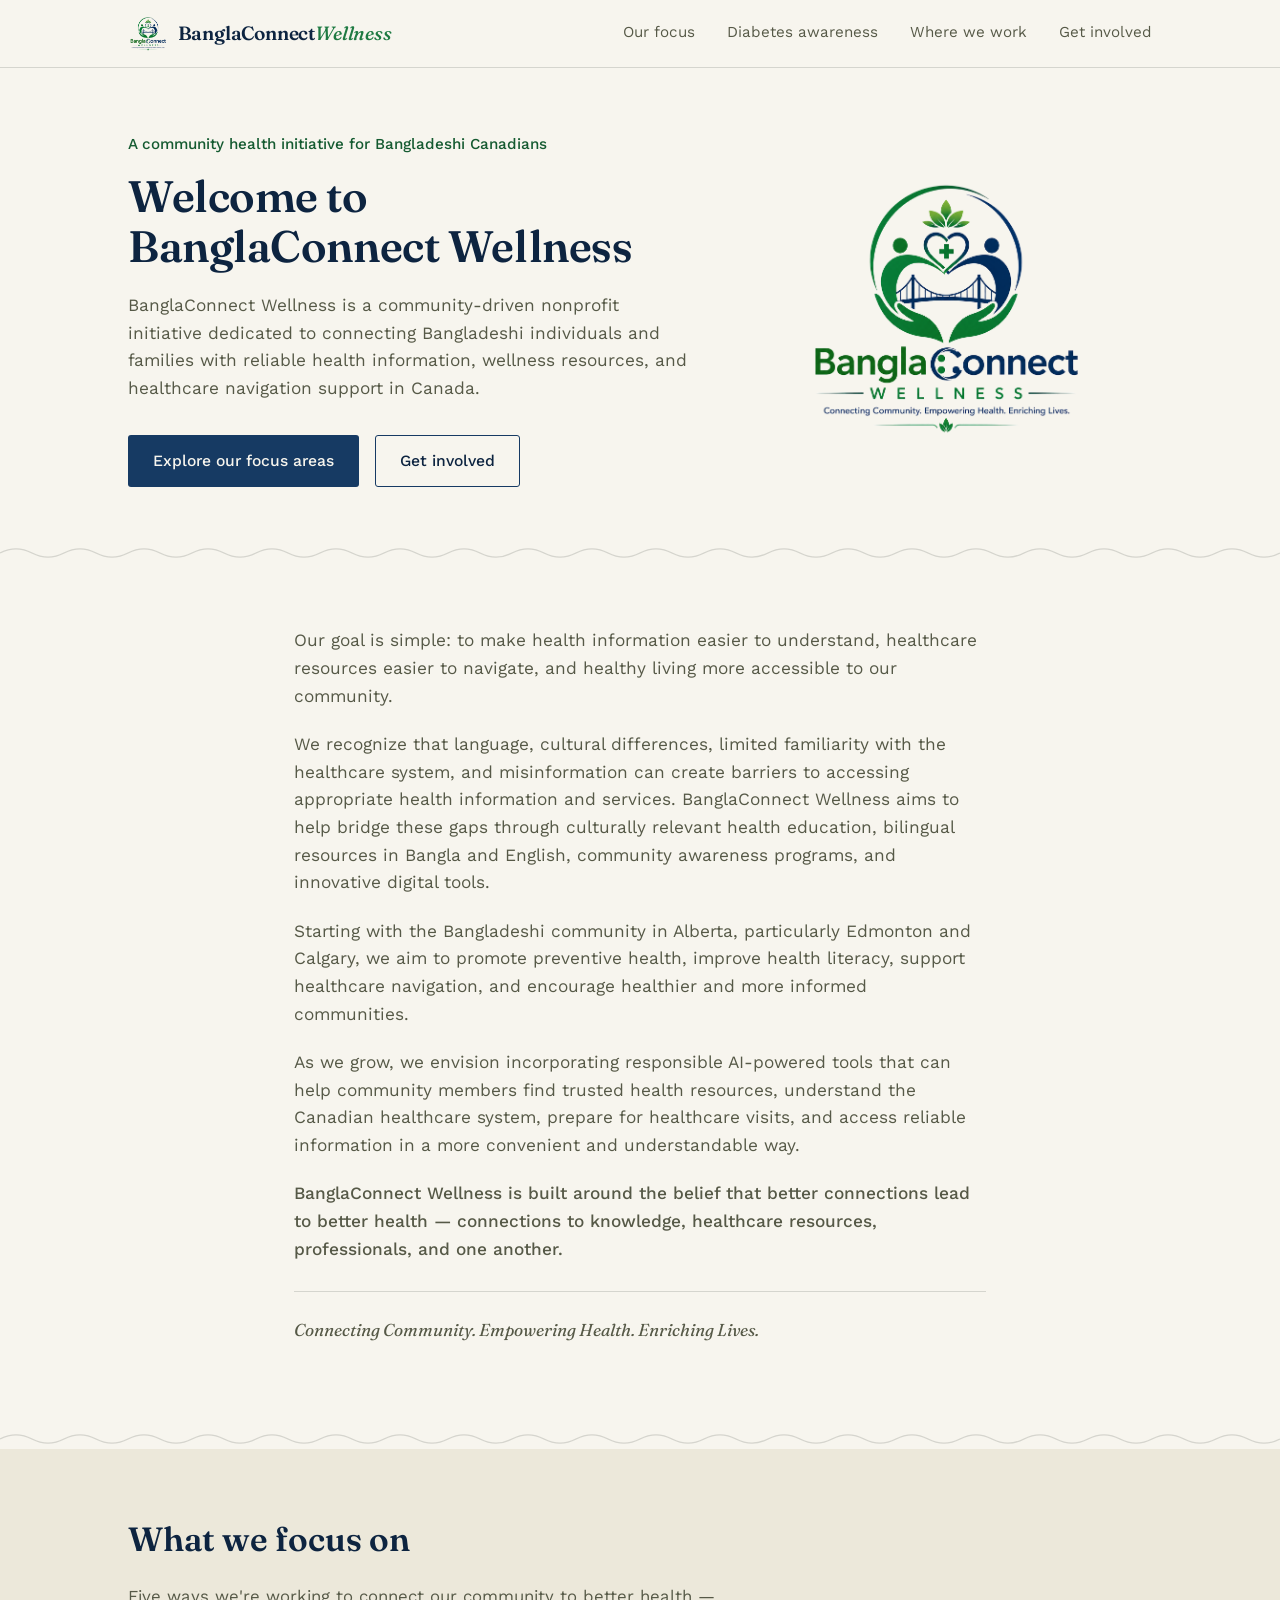
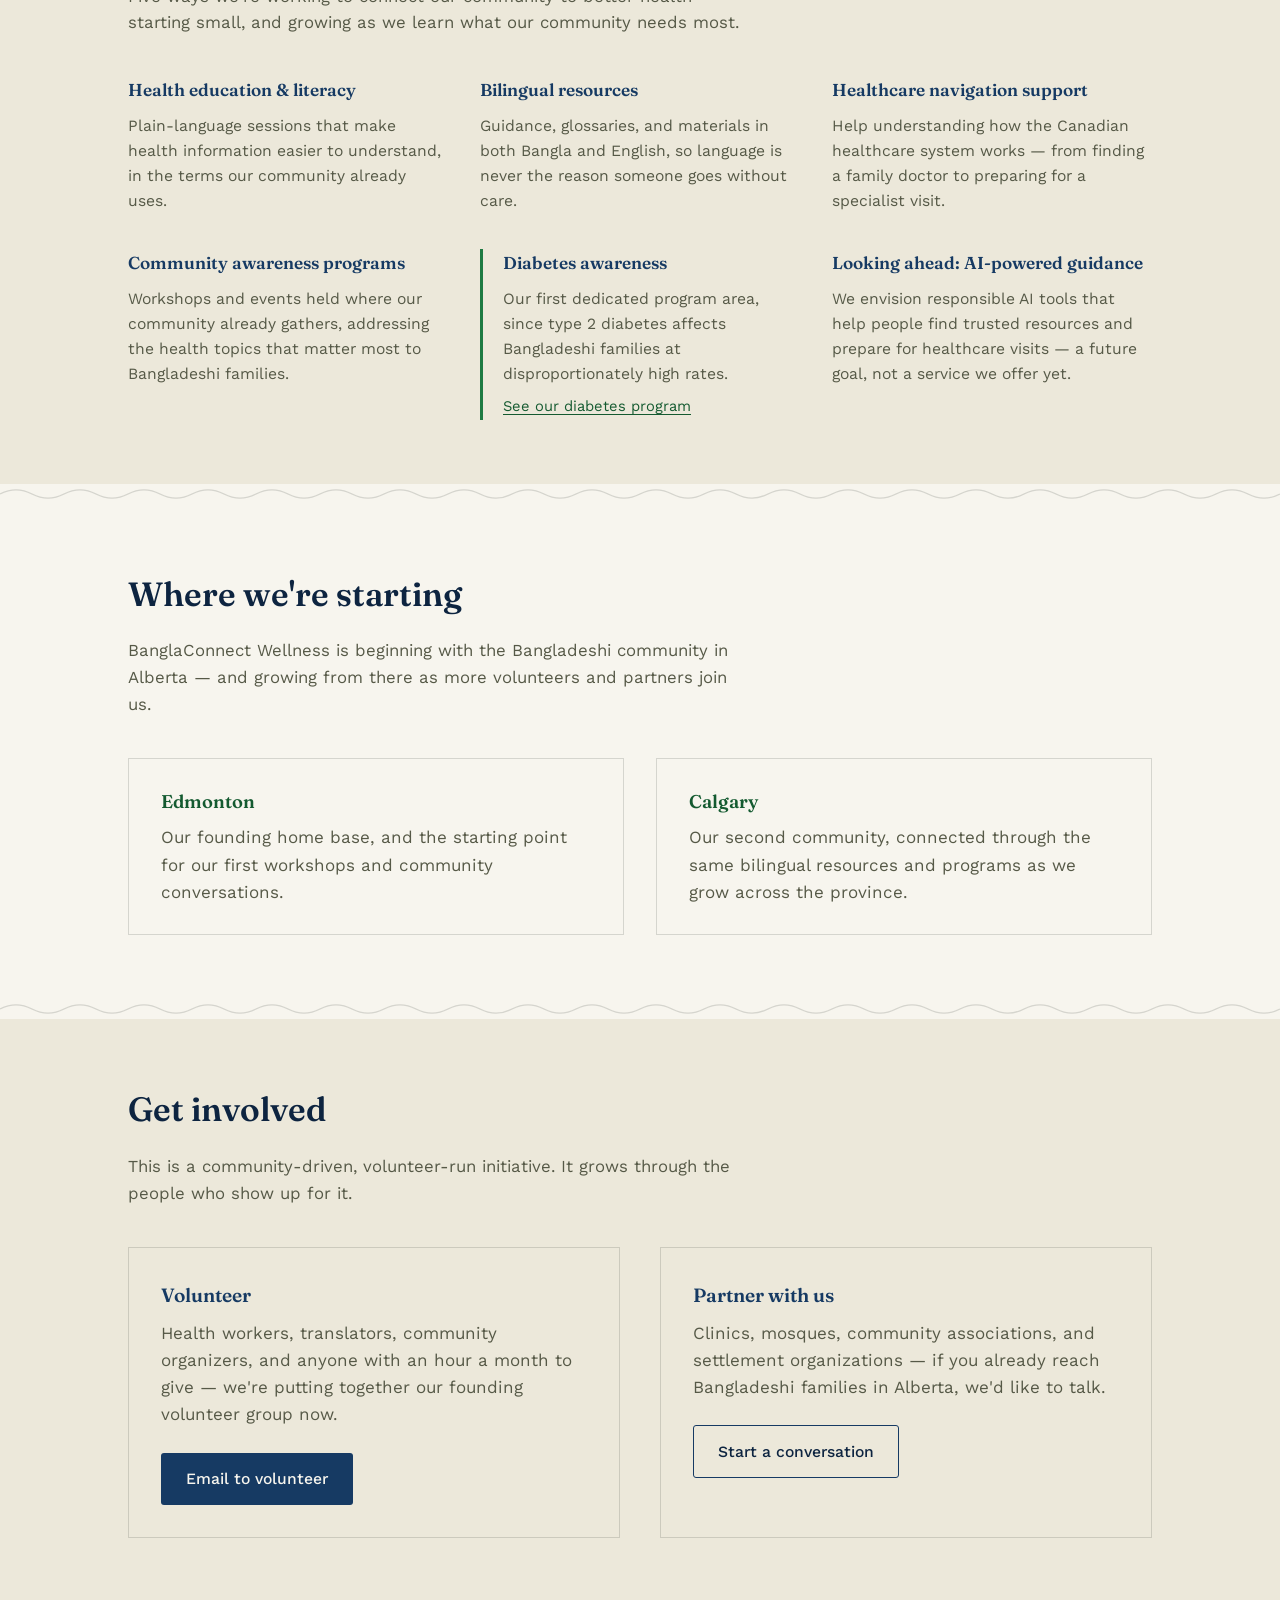
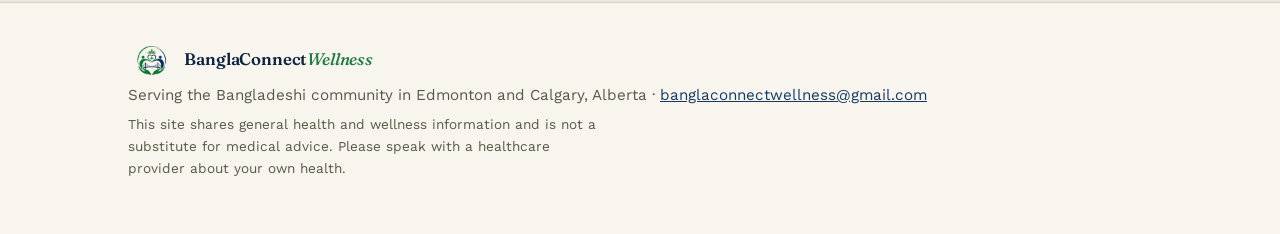
<file: index.html>
<!doctype html>
<html lang="en">
<head>
<meta charset="UTF-8">
<meta name="viewport" content="width=device-width, initial-scale=1.0">
<title>BanglaConnect Wellness — Connecting Community. Empowering Health. Enriching Lives.</title>
<meta name="description" content="BanglaConnect Wellness connects Bangladeshi individuals and families in Canada with reliable health information, wellness resources, and healthcare navigation support — starting in Edmonton and Calgary, Alberta.">
<link rel="icon" type="image/png" sizes="32x32" href="assets/favicon-32.png">
<link rel="icon" type="image/png" sizes="192x192" href="assets/favicon-192.png">
<link rel="apple-touch-icon" href="assets/favicon-192.png">
<link rel="preconnect" href="https://fonts.googleapis.com">
<link rel="preconnect" href="https://fonts.gstatic.com" crossorigin>
<link href="https://fonts.googleapis.com/css2?family=Fraunces:opsz,wght@9..144,400;9..144,500;9..144,600;9..144,700&family=Work+Sans:wght@400;500;600&display=swap" rel="stylesheet">
<link rel="stylesheet" href="styles.css">
</head>
<body>

<a class="skip-link" href="#main">Skip to content</a>

<header class="site-header">
  <div class="wrap header-inner">
    <a href="index.html" class="brand">
      <img src="assets/logo-full.png" alt="" class="brand-mark">
      <span class="wordmark">BanglaConnect<span>Wellness</span></span>
    </a>
    <button class="nav-toggle" id="navToggle" aria-expanded="false" aria-controls="siteNav">
      <span></span><span></span><span></span>
      <span class="sr-only">Menu</span>
    </button>
    <nav class="site-nav" id="siteNav">
      <a href="#focus">Our focus</a>
      <a href="diabetes.html">Diabetes awareness</a>
      <a href="#where">Where we work</a>
      <a href="#involved">Get involved</a>
    </nav>
  </div>
</header>

<main id="main">

  <section class="hero">
    <div class="wrap hero-inner">
      <div class="hero-copy">
        <p class="kicker">A community health initiative for Bangladeshi Canadians</p>
        <h1>Welcome to BanglaConnect Wellness</h1>
        <p class="hero-lede">
          BanglaConnect Wellness is a community-driven nonprofit initiative dedicated to
          connecting Bangladeshi individuals and families with reliable health information,
          wellness resources, and healthcare navigation support in Canada.
        </p>
        <div class="hero-actions">
          <a href="#focus" class="btn btn-primary">Explore our focus areas</a>
          <a href="#involved" class="btn btn-ghost">Get involved</a>
        </div>
      </div>
      <div class="hero-art">
        <img src="assets/logo-full.png" alt="BanglaConnect Wellness emblem — two people, a heart with a medical cross, and hands holding up a bridge" class="hero-logo">
      </div>
    </div>
  </section>

  <div class="divider" aria-hidden="true"><svg viewBox="0 0 1200 24" preserveAspectRatio="none"><path d="M0 12 Q 15 2 30 12 T 60 12 T 90 12 T 120 12 T 150 12 T 180 12 T 210 12 T 240 12 T 270 12 T 300 12 T 330 12 T 360 12 T 390 12 T 420 12 T 450 12 T 480 12 T 510 12 T 540 12 T 570 12 T 600 12 T 630 12 T 660 12 T 690 12 T 720 12 T 750 12 T 780 12 T 810 12 T 840 12 T 870 12 T 900 12 T 930 12 T 960 12 T 990 12 T 1020 12 T 1050 12 T 1080 12 T 1110 12 T 1140 12 T 1170 12 T 1200 12" /></svg></div>

  <section class="section" id="mission">
    <div class="wrap mission-wrap">
      <p>
        Our goal is simple: to make health information easier to understand, healthcare
        resources easier to navigate, and healthy living more accessible to our community.
      </p>
      <p>
        We recognize that language, cultural differences, limited familiarity with the
        healthcare system, and misinformation can create barriers to accessing appropriate
        health information and services. BanglaConnect Wellness aims to help bridge these gaps
        through culturally relevant health education, bilingual resources in Bangla and
        English, community awareness programs, and innovative digital tools.
      </p>
      <p>
        Starting with the Bangladeshi community in Alberta, particularly Edmonton and Calgary,
        we aim to promote preventive health, improve health literacy, support healthcare
        navigation, and encourage healthier and more informed communities.
      </p>
      <p>
        As we grow, we envision incorporating responsible AI-powered tools that can help
        community members find trusted health resources, understand the Canadian healthcare
        system, prepare for healthcare visits, and access reliable information in a more
        convenient and understandable way.
      </p>
      <p class="mission-close">
        BanglaConnect Wellness is built around the belief that better connections lead to
        better health — connections to knowledge, healthcare resources, professionals, and
        one another.
      </p>
      <p class="tagline">Connecting Community. Empowering Health. Enriching Lives.</p>
    </div>
  </section>

  <div class="divider" aria-hidden="true"><svg viewBox="0 0 1200 24" preserveAspectRatio="none"><path d="M0 12 Q 15 2 30 12 T 60 12 T 90 12 T 120 12 T 150 12 T 180 12 T 210 12 T 240 12 T 270 12 T 300 12 T 330 12 T 360 12 T 390 12 T 420 12 T 450 12 T 480 12 T 510 12 T 540 12 T 570 12 T 600 12 T 630 12 T 660 12 T 690 12 T 720 12 T 750 12 T 780 12 T 810 12 T 840 12 T 870 12 T 900 12 T 930 12 T 960 12 T 990 12 T 1020 12 T 1050 12 T 1080 12 T 1110 12 T 1140 12 T 1170 12 T 1200 12" /></svg></div>

  <section class="section section-alt" id="focus">
    <div class="wrap">
      <h2>What we focus on</h2>
      <p class="section-intro">
        Five ways we're working to connect our community to better health — starting small,
        and growing as we learn what our community needs most.
      </p>
      <div class="focus-grid">
        <div class="focus-item">
          <h3>Health education &amp; literacy</h3>
          <p>Plain-language sessions that make health information easier to understand, in
          the terms our community already uses.</p>
        </div>
        <div class="focus-item">
          <h3>Bilingual resources</h3>
          <p>Guidance, glossaries, and materials in both Bangla and English, so language is
          never the reason someone goes without care.</p>
        </div>
        <div class="focus-item">
          <h3>Healthcare navigation support</h3>
          <p>Help understanding how the Canadian healthcare system works — from finding a
          family doctor to preparing for a specialist visit.</p>
        </div>
        <div class="focus-item">
          <h3>Community awareness programs</h3>
          <p>Workshops and events held where our community already gathers, addressing the
          health topics that matter most to Bangladeshi families.</p>
        </div>
        <div class="focus-item focus-item-feature">
          <h3>Diabetes awareness</h3>
          <p>Our first dedicated program area, since type 2 diabetes affects Bangladeshi
          families at disproportionately high rates.</p>
          <a href="diabetes.html" class="focus-link">See our diabetes program</a>
        </div>
        <div class="focus-item">
          <h3>Looking ahead: AI-powered guidance</h3>
          <p>We envision responsible AI tools that help people find trusted resources and
          prepare for healthcare visits — a future goal, not a service we offer yet.</p>
        </div>
      </div>
    </div>
  </section>

  <div class="divider" aria-hidden="true"><svg viewBox="0 0 1200 24" preserveAspectRatio="none"><path d="M0 12 Q 15 2 30 12 T 60 12 T 90 12 T 120 12 T 150 12 T 180 12 T 210 12 T 240 12 T 270 12 T 300 12 T 330 12 T 360 12 T 390 12 T 420 12 T 450 12 T 480 12 T 510 12 T 540 12 T 570 12 T 600 12 T 630 12 T 660 12 T 690 12 T 720 12 T 750 12 T 780 12 T 810 12 T 840 12 T 870 12 T 900 12 T 930 12 T 960 12 T 990 12 T 1020 12 T 1050 12 T 1080 12 T 1110 12 T 1140 12 T 1170 12 T 1200 12" /></svg></div>

  <section class="section" id="where">
    <div class="wrap where-wrap">
      <h2>Where we're starting</h2>
      <p class="section-intro">
        BanglaConnect Wellness is beginning with the Bangladeshi community in Alberta —
        and growing from there as more volunteers and partners join us.
      </p>
      <div class="city-row">
        <div class="city-block">
          <h3>Edmonton</h3>
          <p>Our founding home base, and the starting point for our first workshops and
          community conversations.</p>
        </div>
        <div class="city-block">
          <h3>Calgary</h3>
          <p>Our second community, connected through the same bilingual resources and
          programs as we grow across the province.</p>
        </div>
      </div>
    </div>
  </section>

  <div class="divider" aria-hidden="true"><svg viewBox="0 0 1200 24" preserveAspectRatio="none"><path d="M0 12 Q 15 2 30 12 T 60 12 T 90 12 T 120 12 T 150 12 T 180 12 T 210 12 T 240 12 T 270 12 T 300 12 T 330 12 T 360 12 T 390 12 T 420 12 T 450 12 T 480 12 T 510 12 T 540 12 T 570 12 T 600 12 T 630 12 T 660 12 T 690 12 T 720 12 T 750 12 T 780 12 T 810 12 T 840 12 T 870 12 T 900 12 T 930 12 T 960 12 T 990 12 T 1020 12 T 1050 12 T 1080 12 T 1110 12 T 1140 12 T 1170 12 T 1200 12" /></svg></div>

  <section class="section section-alt" id="involved">
    <div class="wrap">
      <h2>Get involved</h2>
      <p class="section-intro">
        This is a community-driven, volunteer-run initiative. It grows through the people who
        show up for it.
      </p>
      <div class="involve-row">
        <div class="involve-block">
          <h3>Volunteer</h3>
          <p>Health workers, translators, community organizers, and anyone with an hour a
          month to give — we're putting together our founding volunteer group now.</p>
          <a href="mailto:banglaconnectwellness@gmail.com" class="btn btn-primary">Email to volunteer</a>
        </div>
        <div class="involve-block">
          <h3>Partner with us</h3>
          <p>Clinics, mosques, community associations, and settlement organizations — if you
          already reach Bangladeshi families in Alberta, we'd like to talk.</p>
          <a href="mailto:banglaconnectwellness@gmail.com" class="btn btn-ghost">Start a conversation</a>
        </div>
      </div>
    </div>
  </section>

</main>

<footer class="site-footer">
  <div class="wrap footer-inner">
    <div class="footer-brand">
      <img src="assets/logo-mark.png" alt="" class="footer-mark">
      <p class="wordmark small">BanglaConnect<span>Wellness</span></p>
    </div>
    <p class="footer-meta">Serving the Bangladeshi community in Edmonton and Calgary, Alberta · <a href="mailto:banglaconnectwellness@gmail.com">banglaconnectwellness@gmail.com</a></p>
    <p class="footer-note">This site shares general health and wellness information and is not a substitute for medical advice. Please speak with a healthcare provider about your own health.</p>
  </div>
</footer>

<script src="script.js"></script>
</body>
</html>
</file>
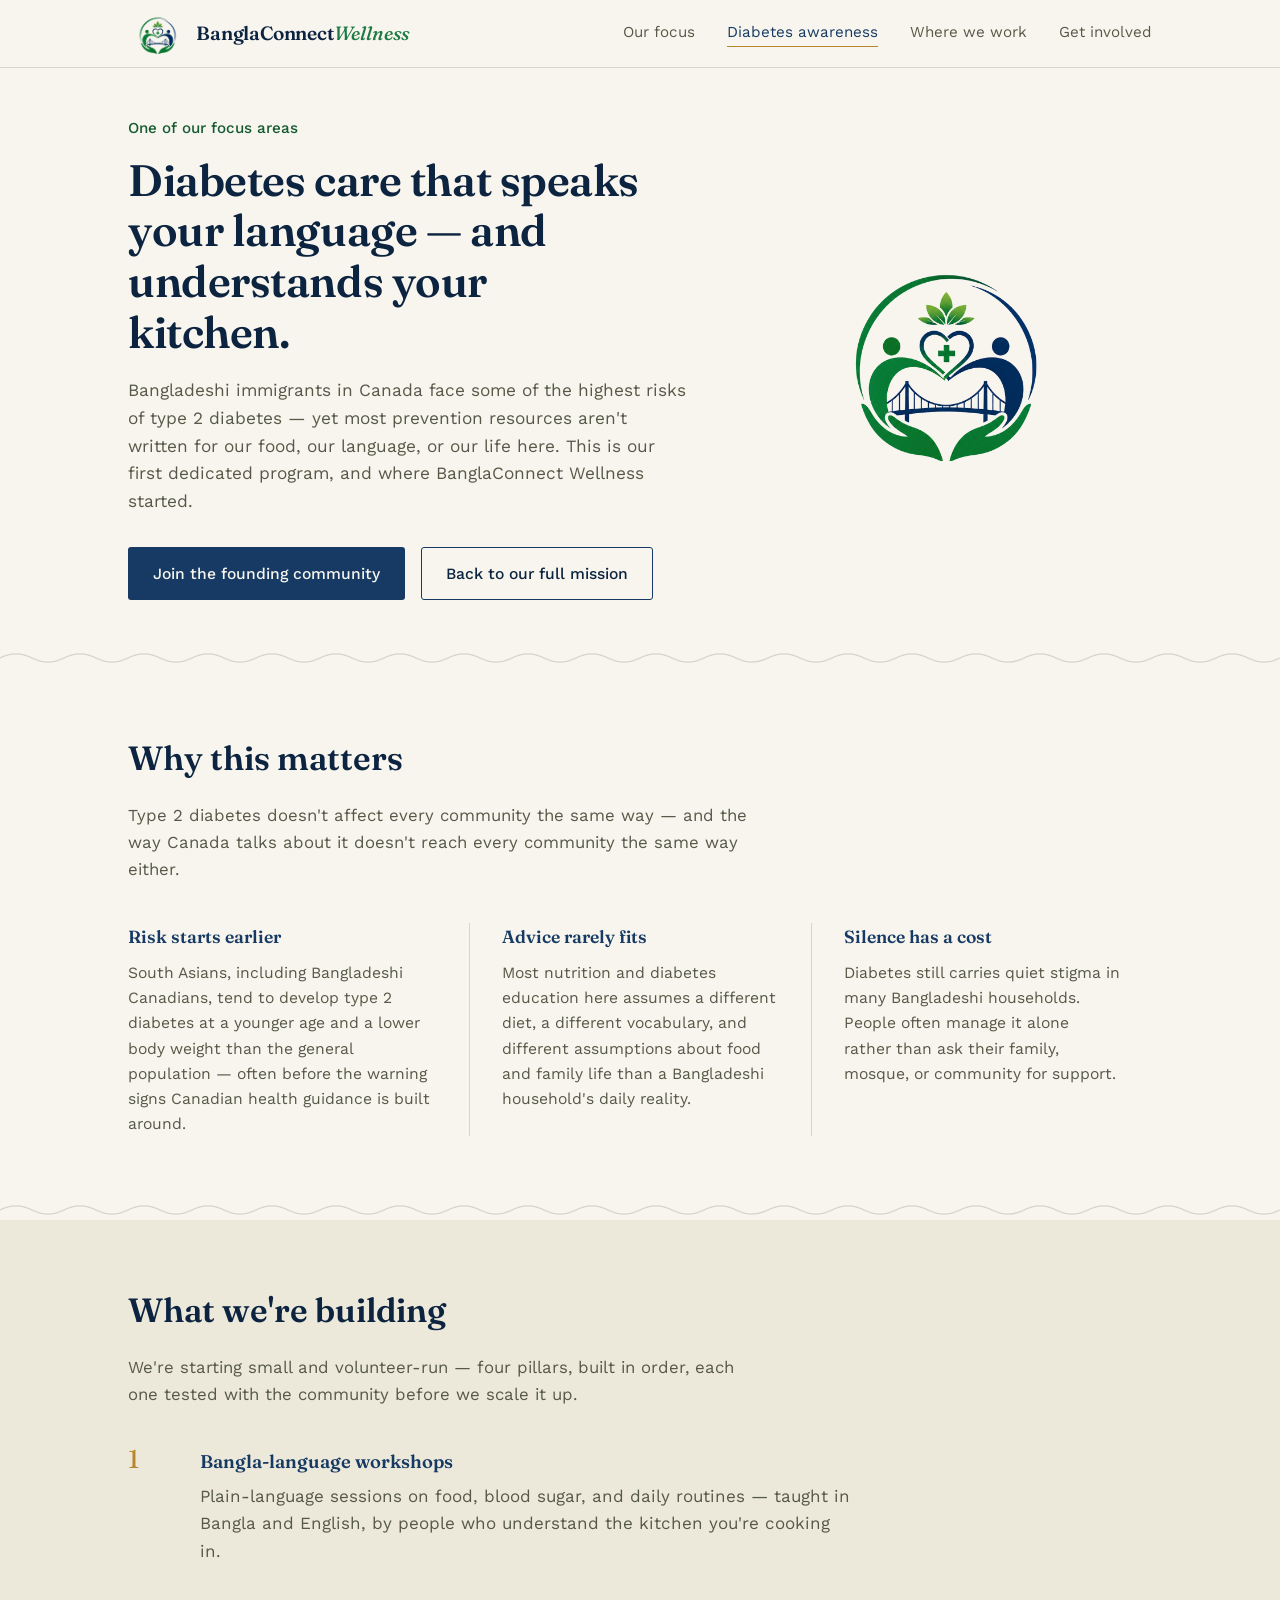
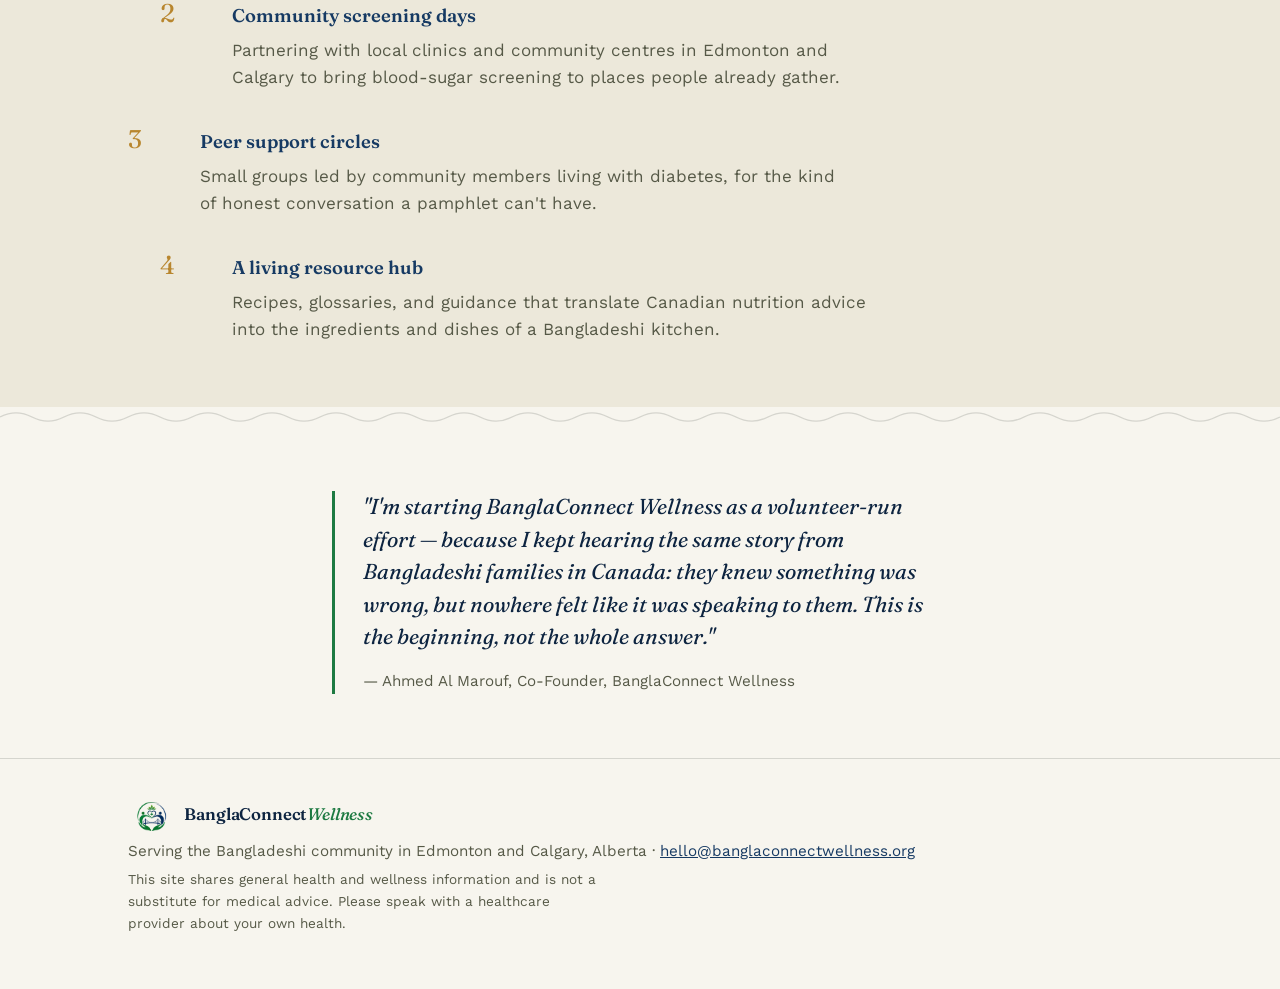
<file: diabetes.html>
<!doctype html>
<html lang="en">
<head>
<meta charset="UTF-8">
<meta name="viewport" content="width=device-width, initial-scale=1.0">
<title>Diabetes Awareness — BanglaConnect Wellness</title>
<meta name="description" content="BanglaConnect Wellness's diabetes awareness program: Bangla-language workshops, community screening days, peer support circles, and a bilingual resource hub.">
<link rel="icon" type="image/png" sizes="32x32" href="assets/favicon-32.png">
<link rel="icon" type="image/png" sizes="192x192" href="assets/favicon-192.png">
<link rel="apple-touch-icon" href="assets/favicon-192.png">
<link rel="preconnect" href="https://fonts.googleapis.com">
<link rel="preconnect" href="https://fonts.gstatic.com" crossorigin>
<link href="https://fonts.googleapis.com/css2?family=Fraunces:opsz,wght@9..144,400;9..144,500;9..144,600;9..144,700&family=Work+Sans:wght@400;500;600&display=swap" rel="stylesheet">
<link rel="stylesheet" href="styles.css">
</head>
<body>

<a class="skip-link" href="#main">Skip to content</a>

<header class="site-header">
  <div class="wrap header-inner">
    <a href="index.html" class="brand">
      <img src="assets/logo-mark.png" alt="" class="brand-mark">
      <span class="wordmark">BanglaConnect<span>Wellness</span></span>
    </a>
    <button class="nav-toggle" id="navToggle" aria-expanded="false" aria-controls="siteNav">
      <span></span><span></span><span></span>
      <span class="sr-only">Menu</span>
    </button>
    <nav class="site-nav" id="siteNav">
      <a href="index.html#focus">Our focus</a>
      <a href="diabetes.html" aria-current="page">Diabetes awareness</a>
      <a href="index.html#where">Where we work</a>
      <a href="index.html#involved">Get involved</a>
    </nav>
  </div>
</header>

<main id="main">

  <section class="hero hero-compact">
    <div class="wrap hero-inner">
      <div class="hero-copy">
        <p class="kicker">One of our focus areas</p>
        <h1>Diabetes care that speaks your language — and understands your kitchen.</h1>
        <p class="hero-lede">
          Bangladeshi immigrants in Canada face some of the highest risks of type 2 diabetes —
          yet most prevention resources aren't written for our food, our language, or our life
          here. This is our first dedicated program, and where BanglaConnect Wellness started.
        </p>
        <div class="hero-actions">
          <a href="index.html#involved" class="btn btn-primary">Join the founding community</a>
          <a href="index.html" class="btn btn-ghost">Back to our full mission</a>
        </div>
      </div>
      <div class="hero-art">
        <img src="assets/logo-mark.png" alt="" class="hero-logo">
      </div>
    </div>
  </section>

  <div class="divider" aria-hidden="true"><svg viewBox="0 0 1200 24" preserveAspectRatio="none"><path d="M0 12 Q 15 2 30 12 T 60 12 T 90 12 T 120 12 T 150 12 T 180 12 T 210 12 T 240 12 T 270 12 T 300 12 T 330 12 T 360 12 T 390 12 T 420 12 T 450 12 T 480 12 T 510 12 T 540 12 T 570 12 T 600 12 T 630 12 T 660 12 T 690 12 T 720 12 T 750 12 T 780 12 T 810 12 T 840 12 T 870 12 T 900 12 T 930 12 T 960 12 T 990 12 T 1020 12 T 1050 12 T 1080 12 T 1110 12 T 1140 12 T 1170 12 T 1200 12" /></svg></div>

  <section class="section" id="why">
    <div class="wrap">
      <h2>Why this matters</h2>
      <p class="section-intro">
        Type 2 diabetes doesn't affect every community the same way — and the way Canada talks
        about it doesn't reach every community the same way either.
      </p>
      <div class="fact-row">
        <div class="fact">
          <h3>Risk starts earlier</h3>
          <p>South Asians, including Bangladeshi Canadians, tend to develop type 2 diabetes at a
          younger age and a lower body weight than the general population — often before the
          warning signs Canadian health guidance is built around.</p>
        </div>
        <div class="fact">
          <h3>Advice rarely fits</h3>
          <p>Most nutrition and diabetes education here assumes a different diet, a different
          vocabulary, and different assumptions about food and family life than a Bangladeshi
          household's daily reality.</p>
        </div>
        <div class="fact">
          <h3>Silence has a cost</h3>
          <p>Diabetes still carries quiet stigma in many Bangladeshi households. People often
          manage it alone rather than ask their family, mosque, or community for support.</p>
        </div>
      </div>
    </div>
  </section>

  <div class="divider" aria-hidden="true"><svg viewBox="0 0 1200 24" preserveAspectRatio="none"><path d="M0 12 Q 15 2 30 12 T 60 12 T 90 12 T 120 12 T 150 12 T 180 12 T 210 12 T 240 12 T 270 12 T 300 12 T 330 12 T 360 12 T 390 12 T 420 12 T 450 12 T 480 12 T 510 12 T 540 12 T 570 12 T 600 12 T 630 12 T 660 12 T 690 12 T 720 12 T 750 12 T 780 12 T 810 12 T 840 12 T 870 12 T 900 12 T 930 12 T 960 12 T 990 12 T 1020 12 T 1050 12 T 1080 12 T 1110 12 T 1140 12 T 1170 12 T 1200 12" /></svg></div>

  <section class="section section-alt" id="programs">
    <div class="wrap">
      <h2>What we're building</h2>
      <p class="section-intro">
        We're starting small and volunteer-run — four pillars, built in order, each one tested
        with the community before we scale it up.
      </p>
      <ol class="program-list">
        <li>
          <span class="program-num">1</span>
          <div>
            <h3>Bangla-language workshops</h3>
            <p>Plain-language sessions on food, blood sugar, and daily routines — taught in
            Bangla and English, by people who understand the kitchen you're cooking in.</p>
          </div>
        </li>
        <li>
          <span class="program-num">2</span>
          <div>
            <h3>Community screening days</h3>
            <p>Partnering with local clinics and community centres in Edmonton and Calgary to
            bring blood-sugar screening to places people already gather.</p>
          </div>
        </li>
        <li>
          <span class="program-num">3</span>
          <div>
            <h3>Peer support circles</h3>
            <p>Small groups led by community members living with diabetes, for the kind of
            honest conversation a pamphlet can't have.</p>
          </div>
        </li>
        <li>
          <span class="program-num">4</span>
          <div>
            <h3>A living resource hub</h3>
            <p>Recipes, glossaries, and guidance that translate Canadian nutrition advice into
            the ingredients and dishes of a Bangladeshi kitchen.</p>
          </div>
        </li>
      </ol>
    </div>
  </section>

  <div class="divider" aria-hidden="true"><svg viewBox="0 0 1200 24" preserveAspectRatio="none"><path d="M0 12 Q 15 2 30 12 T 60 12 T 90 12 T 120 12 T 150 12 T 180 12 T 210 12 T 240 12 T 270 12 T 300 12 T 330 12 T 360 12 T 390 12 T 420 12 T 450 12 T 480 12 T 510 12 T 540 12 T 570 12 T 600 12 T 630 12 T 660 12 T 690 12 T 720 12 T 750 12 T 780 12 T 810 12 T 840 12 T 870 12 T 900 12 T 930 12 T 960 12 T 990 12 T 1020 12 T 1050 12 T 1080 12 T 1110 12 T 1140 12 T 1170 12 T 1200 12" /></svg></div>

  <section class="section" id="founder">
    <div class="wrap founder-wrap">
      <blockquote class="founder-quote">
        <p>"I'm starting BanglaConnect Wellness as a volunteer-run effort — because I kept
        hearing the same story from Bangladeshi families in Canada: they knew something was
        wrong, but nowhere felt like it was speaking to them. This is the beginning, not the
        whole answer."</p>
        <footer>— Ahmed Al Marouf, Co-Founder, BanglaConnect Wellness</footer>
      </blockquote>
    </div>
  </section>

</main>

<footer class="site-footer">
  <div class="wrap footer-inner">
    <div class="footer-brand">
      <img src="assets/logo-mark.png" alt="" class="footer-mark">
      <p class="wordmark small">BanglaConnect<span>Wellness</span></p>
    </div>
    <p class="footer-meta">Serving the Bangladeshi community in Edmonton and Calgary, Alberta · <a href="mailto:hello@banglaconnectwellness.org">hello@banglaconnectwellness.org</a></p>
    <p class="footer-note">This site shares general health and wellness information and is not a substitute for medical advice. Please speak with a healthcare provider about your own health.</p>
  </div>
</footer>

<script src="script.js"></script>
</body>
</html>
</file>
<file: styles.css>
/* ===========================================================
   BanglaConnect Wellness — design tokens
   =========================================================== */
:root {
  --paper: #F7F5EE;
  --paper-alt: #ECE8DA;
  --green: #1E7A42;
  --green-deep: #145A30;
  --green-light: #4FA968;
  --navy: #163A63;
  --navy-deep: #0D2440;
  --gold: #B8862E;
  --ink: #24281F;
  --ink-soft: #565947;
  --line: rgba(22, 30, 20, 0.15);

  --font-display: "Fraunces", Georgia, serif;
  --font-body: "Work Sans", -apple-system, BlinkMacSystemFont, sans-serif;

  --max-width: 1080px;
}

* { box-sizing: border-box; }
html { scroll-behavior: smooth; }

@media (prefers-reduced-motion: reduce) {
  html { scroll-behavior: auto; }
  * { animation-duration: 0.001ms !important; animation-iteration-count: 1 !important; transition-duration: 0.001ms !important; }
}

body {
  margin: 0;
  background: var(--paper);
  color: var(--ink);
  font-family: var(--font-body);
  font-size: 17px;
  line-height: 1.6;
  -webkit-font-smoothing: antialiased;
}

.sr-only {
  position: absolute; width: 1px; height: 1px;
  padding: 0; margin: -1px; overflow: hidden;
  clip: rect(0,0,0,0); white-space: nowrap; border: 0;
}

.skip-link {
  position: absolute; left: -999px; top: 0;
  background: var(--navy-deep); color: var(--paper);
  padding: 0.75rem 1.25rem; z-index: 100;
}
.skip-link:focus { left: 1rem; top: 1rem; }

a { color: inherit; }
:focus-visible { outline: 2px solid var(--gold); outline-offset: 3px; }

.wrap {
  max-width: var(--max-width);
  margin: 0 auto;
  padding: 0 1.75rem;
}

h1, h2, h3 { font-family: var(--font-display); font-weight: 600; margin: 0; color: var(--navy-deep); }

/* ===========================================================
   Header
   =========================================================== */
.site-header {
  border-bottom: 1px solid var(--line);
  background: var(--paper);
  position: sticky; top: 0; z-index: 20;
}
.header-inner {
  display: flex; align-items: center; justify-content: space-between;
  padding-top: 0.85rem; padding-bottom: 0.85rem;
}
.brand { display: flex; align-items: center; gap: 0.6rem; text-decoration: none; }
.brand-mark { height: 40px; width: auto; display: block; }
.wordmark {
  font-family: var(--font-display);
  font-weight: 600;
  font-size: 1.2rem;
  color: var(--navy-deep);
  letter-spacing: -0.01em;
}
.wordmark span { color: var(--green); font-style: italic; font-weight: 500; }
.wordmark.small { font-size: 1.05rem; margin: 0; }

.site-nav { display: flex; gap: 2rem; }
.site-nav a {
  text-decoration: none;
  color: var(--ink-soft);
  font-size: 0.95rem;
  border-bottom: 1px solid transparent;
  padding-bottom: 2px;
  transition: border-color 0.15s ease, color 0.15s ease;
}
.site-nav a:hover, .site-nav a[aria-current="page"] { color: var(--navy); border-color: var(--gold); }

.nav-toggle {
  display: none;
  flex-direction: column;
  gap: 4px;
  background: none;
  border: none;
  cursor: pointer;
  padding: 0.5rem;
}
.nav-toggle span { width: 22px; height: 2px; background: var(--navy-deep); display: block; }

/* ===========================================================
   Hero
   =========================================================== */
.hero { padding: 4rem 0 3.5rem; }
.hero-compact { padding: 3rem 0 3rem; }
.hero-inner {
  display: grid;
  grid-template-columns: 1.15fr 0.85fr;
  gap: 3rem;
  align-items: center;
}
.kicker {
  font-family: var(--font-body);
  font-size: 0.95rem;
  color: var(--green-deep);
  margin: 0 0 0.9rem;
  font-weight: 500;
}
.hero h1 {
  font-size: clamp(1.9rem, 3.6vw, 2.75rem);
  line-height: 1.15;
  letter-spacing: -0.01em;
  margin-bottom: 1.25rem;
  max-width: 18ch;
}
.hero-lede {
  font-size: 1.08rem;
  color: var(--ink-soft);
  max-width: 52ch;
  margin: 0 0 2rem;
}
.hero-actions { display: flex; gap: 1rem; flex-wrap: wrap; }

.btn {
  display: inline-block;
  padding: 0.8rem 1.5rem;
  border-radius: 3px;
  text-decoration: none;
  font-weight: 500;
  font-size: 0.98rem;
  border: 1.5px solid transparent;
  transition: transform 0.12s ease, background 0.15s ease, border-color 0.15s ease, color 0.15s ease;
}
.btn-primary { background: var(--navy); color: var(--paper); }
.btn-primary:hover { background: var(--navy-deep); transform: translateY(-1px); }
.btn-ghost { border-color: var(--navy); color: var(--navy-deep); }
.btn-ghost:hover { border-color: var(--green); color: var(--green-deep); }

.hero-art { display: flex; justify-content: center; }
.hero-logo { width: 100%; max-width: 300px; height: auto; }

/* ===========================================================
   Dividers
   =========================================================== */
.divider { color: var(--line); }
.divider svg { display: block; width: 100%; height: 20px; }
.divider path { fill: none; stroke: currentColor; stroke-width: 1.5; }

/* ===========================================================
   Sections
   =========================================================== */
.section { padding: 4rem 0; }
.section-alt { background: var(--paper-alt); }
.section h2 { font-size: clamp(1.6rem, 3vw, 2.1rem); margin-bottom: 1rem; }
.section-intro {
  color: var(--ink-soft);
  max-width: 62ch;
  font-size: 1.05rem;
  margin: 0 0 2.5rem;
}

/* Mission / welcome text block */
.mission-wrap { max-width: 68ch; }
.mission-wrap p {
  font-size: 1.08rem;
  color: var(--ink-soft);
  margin: 0 0 1.3rem;
}
.mission-close { color: var(--ink); font-weight: 500; }
.tagline {
  font-family: var(--font-display);
  font-style: italic;
  font-size: 1.25rem;
  color: var(--green-deep);
  margin-top: 1.75rem !important;
  border-top: 1px solid var(--line);
  padding-top: 1.5rem;
}

/* Focus grid */
.focus-grid {
  display: grid;
  grid-template-columns: repeat(3, 1fr);
  gap: 2.25rem 2rem;
}
.focus-item h3 { font-size: 1.08rem; margin-bottom: 0.55rem; color: var(--navy); }
.focus-item p { color: var(--ink-soft); margin: 0; font-size: 0.98rem; }
.focus-item-feature {
  border-left: 3px solid var(--green);
  padding-left: 1.25rem;
}
.focus-link {
  display: inline-block;
  margin-top: 0.6rem;
  font-size: 0.92rem;
  color: var(--green-deep);
  text-decoration: underline;
  text-underline-offset: 3px;
}

.fact-row {
  display: grid;
  grid-template-columns: repeat(3, 1fr);
  gap: 0;
}
.fact {
  padding: 0 2rem;
  border-left: 1px solid var(--line);
}
.fact:first-child { border-left: none; padding-left: 0; }
.fact h3 { font-size: 1.1rem; margin-bottom: 0.6rem; color: var(--navy); }
.fact p { color: var(--ink-soft); margin: 0; font-size: 0.98rem; }

.program-list {
  list-style: none;
  margin: 0; padding: 0;
  display: flex; flex-direction: column;
  gap: 2.25rem;
}
.program-list li {
  display: grid;
  grid-template-columns: 3rem 1fr;
  gap: 1.5rem;
  max-width: 66ch;
}
.program-list li:nth-child(2) { margin-left: 2rem; }
.program-list li:nth-child(4) { margin-left: 2rem; }
.program-num {
  font-family: var(--font-display);
  font-size: 1.6rem;
  color: var(--gold);
  line-height: 1;
}
.program-list h3 { font-size: 1.15rem; margin-bottom: 0.4rem; color: var(--navy); }
.program-list p { margin: 0; color: var(--ink-soft); }

/* Where we work */
.city-row {
  display: grid;
  grid-template-columns: repeat(2, 1fr);
  gap: 2rem;
}
.city-block {
  border: 1px solid var(--line);
  padding: 1.75rem 2rem;
}
.city-block h3 { font-size: 1.15rem; margin-bottom: 0.5rem; color: var(--green-deep); }
.city-block p { margin: 0; color: var(--ink-soft); }

.founder-wrap { display: flex; justify-content: center; }
.founder-quote {
  margin: 0;
  max-width: 56ch;
  border-left: 3px solid var(--green);
  padding-left: 1.75rem;
}
.founder-quote p {
  font-family: var(--font-display);
  font-style: italic;
  font-size: 1.35rem;
  line-height: 1.5;
  color: var(--navy-deep);
  margin: 0 0 1rem;
}
.founder-quote footer {
  font-family: var(--font-body);
  font-style: normal;
  font-size: 0.95rem;
  color: var(--ink-soft);
}

.involve-row {
  display: grid;
  grid-template-columns: 1fr 1fr;
  gap: 2.5rem;
}
.involve-block {
  border: 1px solid var(--line);
  padding: 2rem;
}
.involve-block h3 { font-size: 1.2rem; margin-bottom: 0.6rem; color: var(--navy); }
.involve-block p { color: var(--ink-soft); margin: 0 0 1.5rem; }

/* ===========================================================
   Footer
   =========================================================== */
.site-footer {
  border-top: 1px solid var(--line);
  padding: 2.5rem 0 3rem;
}
.footer-brand { display: flex; align-items: center; gap: 0.6rem; margin-bottom: 0.5rem; }
.footer-mark { height: 32px; width: auto; }
.footer-inner p { margin: 0.4rem 0; }
.footer-meta { color: var(--ink-soft); font-size: 0.95rem; }
.footer-meta a { color: var(--navy); text-decoration: underline; }
.footer-note { color: var(--ink-soft); font-size: 0.85rem; max-width: 60ch; }

/* ===========================================================
   Responsive
   =========================================================== */
@media (max-width: 860px) {
  .hero-inner { grid-template-columns: 1fr; }
  .hero-art { order: -1; max-width: 200px; margin: 0 auto; }
  .focus-grid { grid-template-columns: repeat(2, 1fr); }
  .fact-row { grid-template-columns: 1fr; gap: 2rem; }
  .fact { border-left: none; padding-left: 0; border-top: 1px solid var(--line); padding-top: 1.5rem; }
  .fact:first-child { border-top: none; padding-top: 0; }
  .program-list li { grid-template-columns: 2.25rem 1fr; }
  .program-list li:nth-child(2), .program-list li:nth-child(4) { margin-left: 0; }
  .involve-row, .city-row { grid-template-columns: 1fr; gap: 1.5rem; }
}

@media (max-width: 700px) {
  .focus-grid { grid-template-columns: 1fr; }
  .nav-toggle { display: flex; }
  .site-nav {
    display: none;
    position: absolute;
    top: 100%; left: 0; right: 0;
    background: var(--paper);
    border-bottom: 1px solid var(--line);
    flex-direction: column;
    gap: 0;
    padding: 0.5rem 1.75rem 1.25rem;
  }
  .site-nav.open { display: flex; }
  .site-nav a { padding: 0.6rem 0; border-bottom: 1px solid var(--line); }
}
</file>
